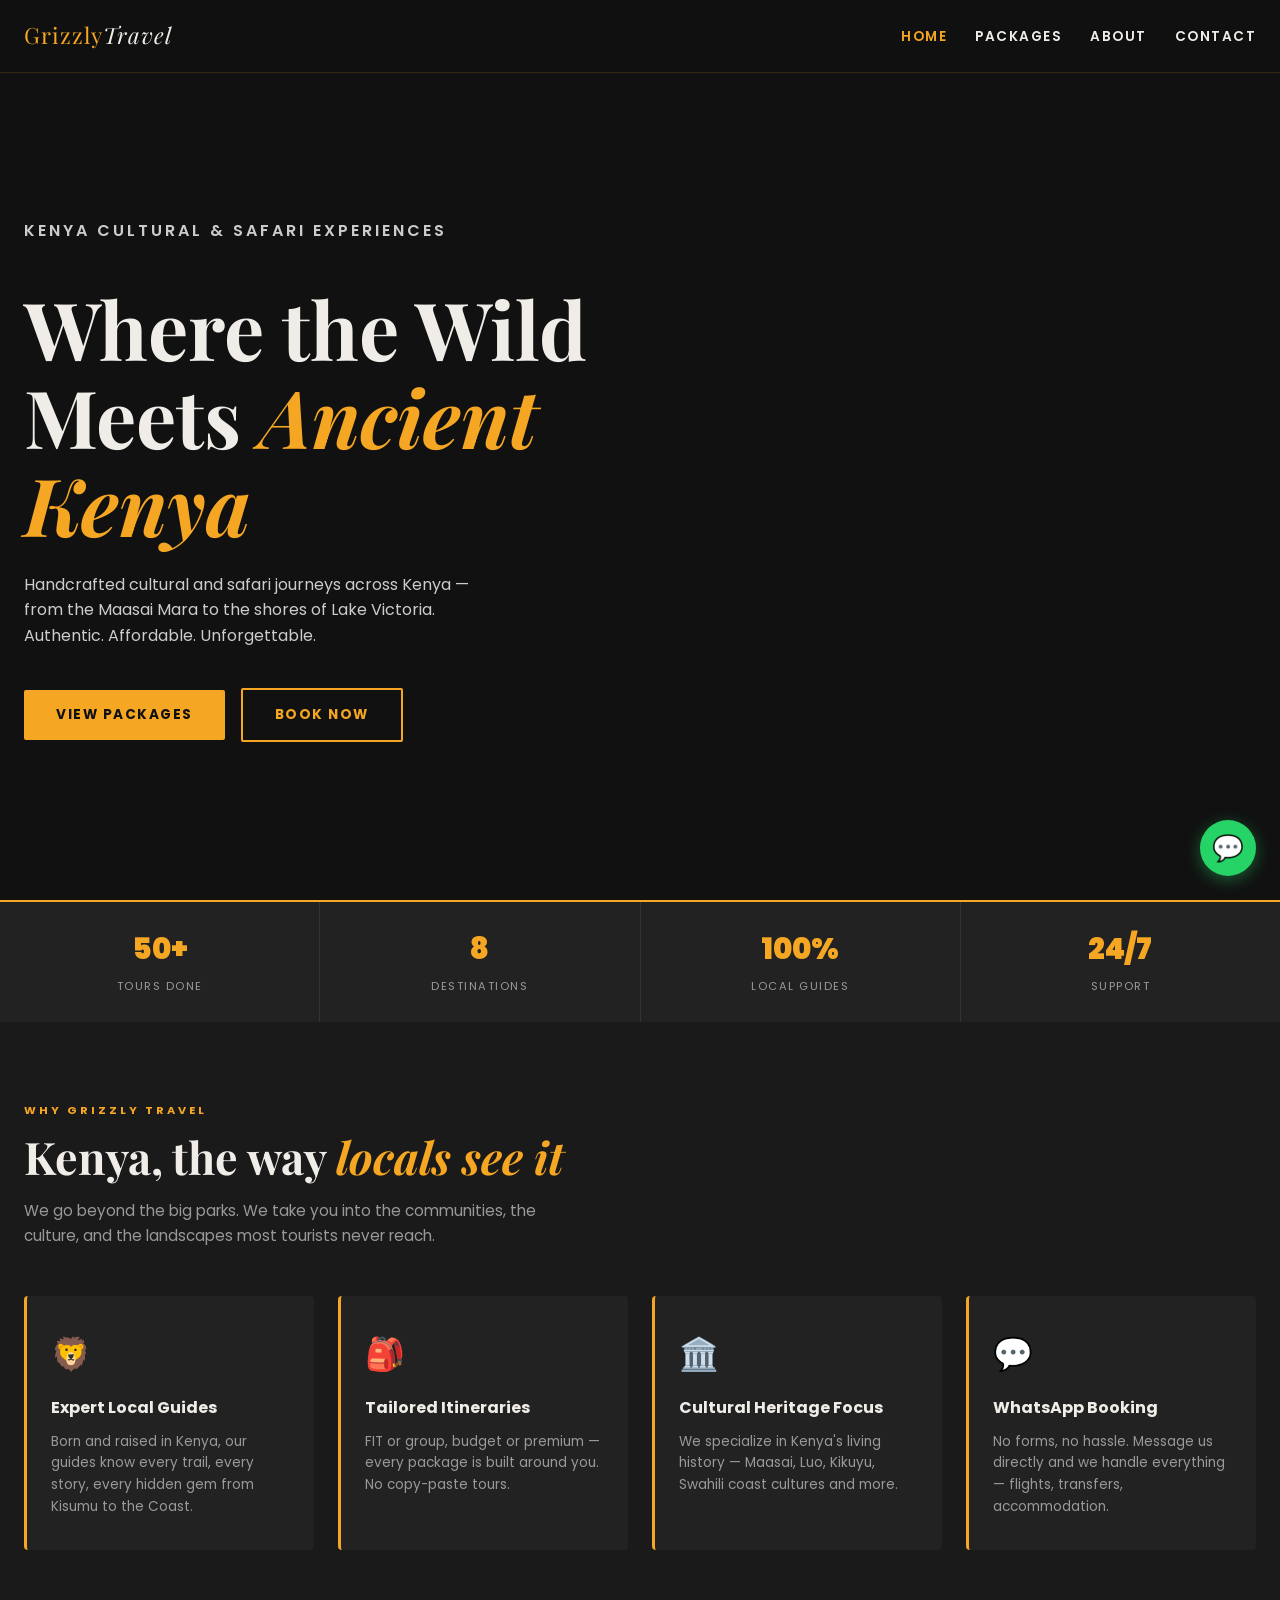
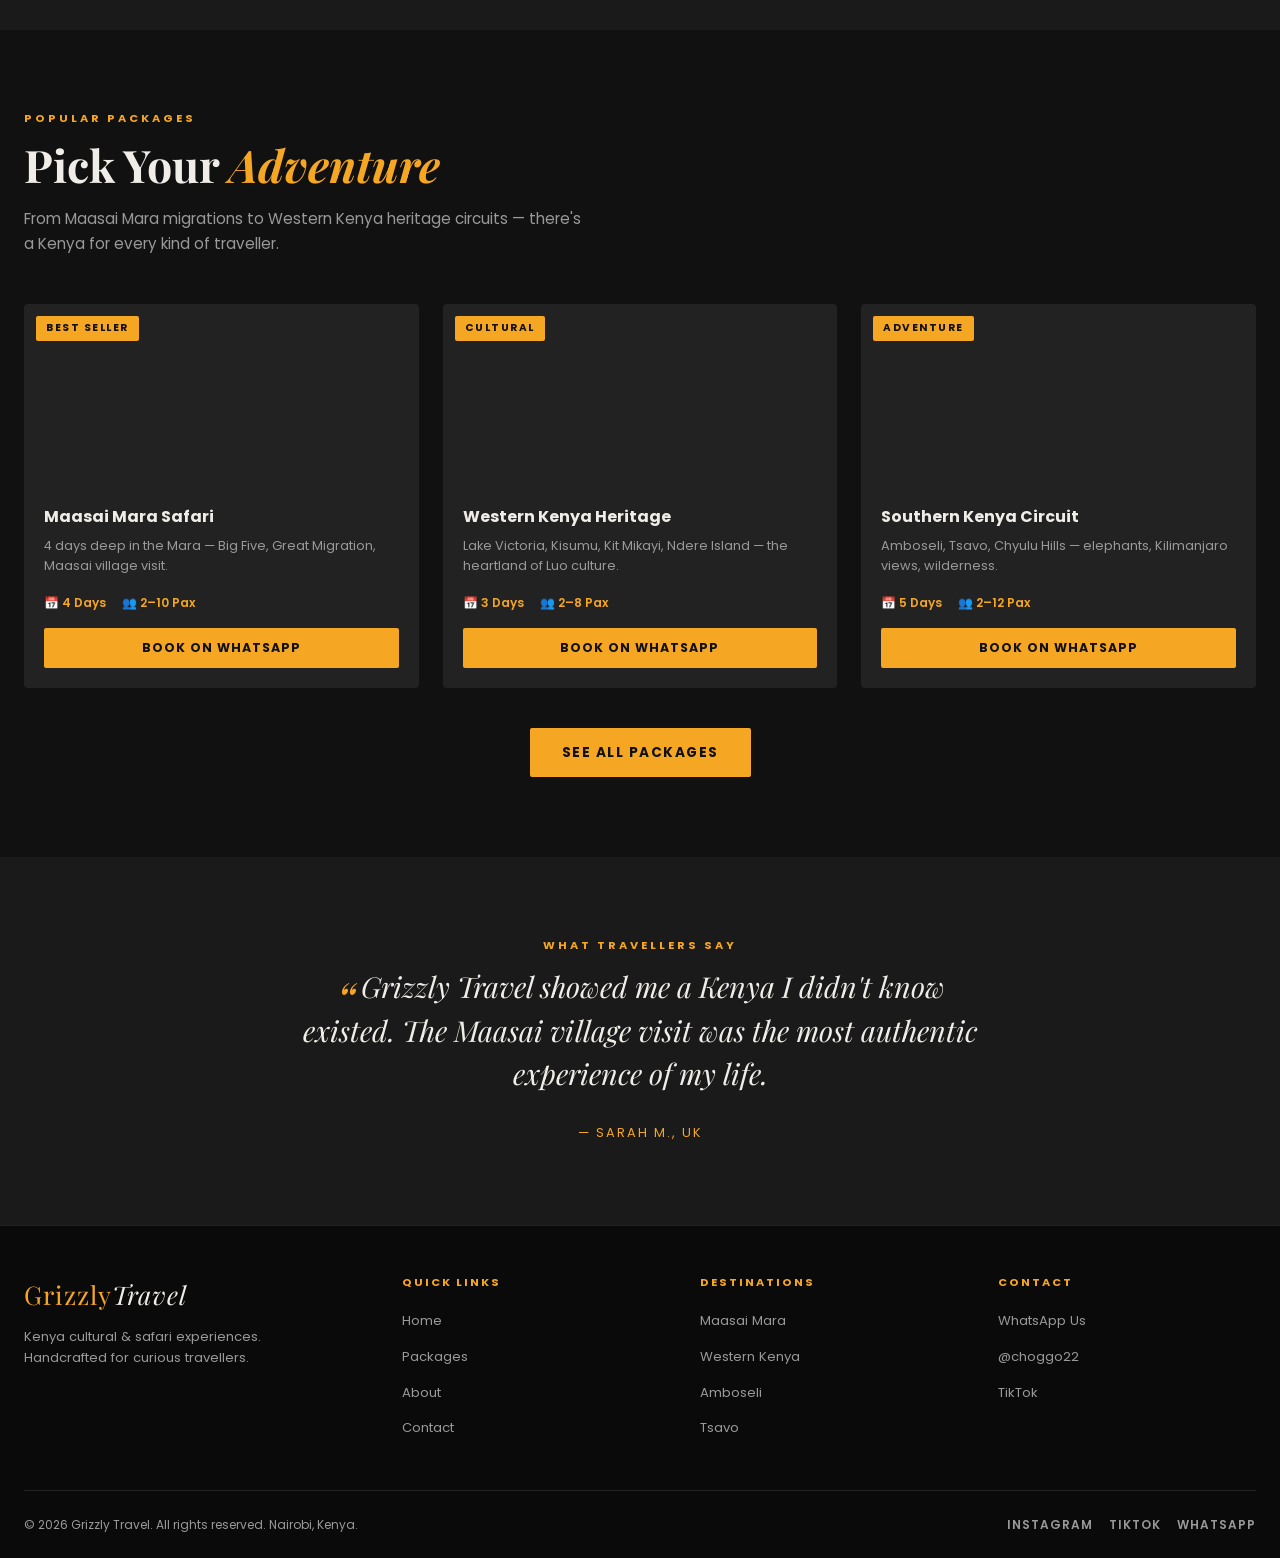
<file: index.html>
<!DOCTYPE html>
<html lang="en">
<head>
  <meta charset="UTF-8" />
  <meta name="viewport" content="width=device-width, initial-scale=1.0"/>
  <title>Grizzly Travel | Kenya Cultural & Safari Experiences</title>
  <link rel="manifest" href="manifest.json">
<link rel="icon" href="icon.png">
<link rel="apple-touch-icon" href="icon.png">
<meta name="theme-color" content="#0a0a0a">
  <link href="https://fonts.googleapis.com/css2?family=Poppins:wght@300;400;600;700;900&family=Playfair+Display:ital,wght@0,700;1,400&display=swap" rel="stylesheet"/>
  <style>
    *, *::before, *::after { box-sizing: border-box; margin: 0; padding: 0; }

    :root {
      --black: #111111;
      --dark: #1a1a1a;
      --card: #222222;
      --gold: #f5a623;
      --gold-dark: #c8841a;
      --white: #f0ede8;
      --grey: #999;
    }

    html { scroll-behavior: smooth; }

    body {
      background: var(--black);
      color: var(--white);
      font-family: 'Poppins', sans-serif;
      line-height: 1.6;
    }

    /* NAV */
    nav {
      position: fixed; top: 0; left: 0; right: 0;
      z-index: 100;
      display: flex; align-items: center; justify-content: space-between;
      padding: 18px 24px;
      background: rgba(17,17,17,0.92);
      backdrop-filter: blur(8px);
      border-bottom: 1px solid rgba(245,166,35,0.15);
    }

    .nav-logo {
      font-family: 'Playfair Display', serif;
      font-size: 1.4rem;
      color: var(--gold);
      text-decoration: none;
      letter-spacing: 1px;
    }

    .nav-logo span { color: var(--white); font-style: italic; }

    .nav-links { display: flex; gap: 28px; list-style: none; }

    .nav-links a {
      color: var(--white);
      text-decoration: none;
      font-size: 0.85rem;
      font-weight: 600;
      letter-spacing: 1.5px;
      text-transform: uppercase;
      transition: color 0.2s;
    }

    .nav-links a:hover, .nav-links a.active { color: var(--gold); }

    /* HERO */
    .hero {
      min-height: 100vh;
      display: flex; flex-direction: column;
      justify-content: center; align-items: flex-start;
      padding: 120px 24px 60px;
      background:
        linear-gradient(to bottom, rgba(17,17,17,0.6) 0%, rgba(17,17,17,0.85) 100%),
        url('https://images.unsplash.com/photo-1547471080-7cc2caa01a7e?w=1400&q=80') center/cover no-repeat;
      position: relative;
    }

    .hero-eyebrow {
      font-size: 0.75rem;
      font-weight: 600;
      letter-spacing: 3px;
      text-transform: uppercase;
      color: var(--gold);
      margin-bottom: 16px;
    }

    .hero h1 {
      font-family: 'Playfair Display', serif;
      font-size: clamp(2.4rem, 8vw, 5rem);
      line-height: 1.1;
      max-width: 700px;
      margin-bottom: 24px;
    }

    .hero h1 em {
      font-style: italic;
      color: var(--gold);
    }

    .hero p {
      font-size: 1rem;
      color: #ccc;
      max-width: 480px;
      margin-bottom: 40px;
    }

    .btn {
      display: inline-block;
      padding: 14px 32px;
      background: var(--gold);
      color: var(--black);
      font-weight: 700;
      font-size: 0.85rem;
      letter-spacing: 1.5px;
      text-transform: uppercase;
      text-decoration: none;
      border-radius: 2px;
      transition: background 0.2s, transform 0.2s;
    }

    .btn:hover { background: var(--gold-dark); transform: translateY(-2px); }

    .btn-outline {
      background: transparent;
      border: 2px solid var(--gold);
      color: var(--gold);
      margin-left: 12px;
    }

    .btn-outline:hover { background: var(--gold); color: var(--black); }

    /* STATS BAR */
    .stats {
      display: flex; gap: 0;
      background: var(--card);
      border-top: 2px solid var(--gold);
    }

    .stat {
      flex: 1;
      padding: 24px 16px;
      text-align: center;
      border-right: 1px solid #333;
    }

    .stat:last-child { border-right: none; }

    .stat-num {
      font-size: 1.8rem;
      font-weight: 900;
      color: var(--gold);
      display: block;
    }

    .stat-label {
      font-size: 0.7rem;
      letter-spacing: 1.5px;
      text-transform: uppercase;
      color: var(--grey);
    }

    /* SECTIONS */
    section { padding: 80px 24px; }

    .section-eyebrow {
      font-size: 0.7rem;
      font-weight: 700;
      letter-spacing: 3px;
      text-transform: uppercase;
      color: var(--gold);
      margin-bottom: 10px;
    }

    .section-title {
      font-family: 'Playfair Display', serif;
      font-size: clamp(1.8rem, 5vw, 2.8rem);
      line-height: 1.2;
      margin-bottom: 16px;
    }

    .section-title em { font-style: italic; color: var(--gold); }

    .section-sub {
      color: var(--grey);
      font-size: 0.95rem;
      max-width: 560px;
      margin-bottom: 48px;
    }

    /* WHY US */
    .why { background: var(--dark); }

    .features-grid {
      display: grid;
      grid-template-columns: repeat(auto-fit, minmax(240px, 1fr));
      gap: 24px;
    }

    .feature-card {
      background: var(--card);
      padding: 32px 24px;
      border-radius: 4px;
      border-left: 3px solid var(--gold);
      transition: transform 0.2s;
    }

    .feature-card:hover { transform: translateY(-4px); }

    .feature-icon {
      font-size: 2rem;
      margin-bottom: 16px;
      display: block;
    }

    .feature-card h3 {
      font-size: 1rem;
      font-weight: 700;
      margin-bottom: 10px;
      color: var(--white);
    }

    .feature-card p { font-size: 0.85rem; color: var(--grey); }

    /* PACKAGES PREVIEW */
    .packages-section { background: var(--black); }

    .packages-grid {
      display: grid;
      grid-template-columns: repeat(auto-fit, minmax(280px, 1fr));
      gap: 24px;
      margin-bottom: 40px;
    }

    .pkg-card {
      background: var(--card);
      border-radius: 4px;
      overflow: hidden;
      transition: transform 0.2s;
    }

    .pkg-card:hover { transform: translateY(-4px); }

    .pkg-img {
      height: 180px;
      background-size: cover;
      background-position: center;
      position: relative;
    }

    .pkg-badge {
      position: absolute; top: 12px; left: 12px;
      background: var(--gold);
      color: var(--black);
      font-size: 0.65rem;
      font-weight: 700;
      letter-spacing: 1.5px;
      text-transform: uppercase;
      padding: 4px 10px;
      border-radius: 2px;
    }

    .pkg-body { padding: 20px; }

    .pkg-body h3 {
      font-size: 1rem;
      font-weight: 700;
      margin-bottom: 6px;
    }

    .pkg-body p { font-size: 0.8rem; color: var(--grey); margin-bottom: 16px; }

    .pkg-meta {
      display: flex; gap: 16px;
      font-size: 0.75rem;
      color: var(--gold);
      font-weight: 600;
      margin-bottom: 16px;
    }

    .pkg-cta {
      display: block;
      text-align: center;
      padding: 10px;
      background: var(--gold);
      color: var(--black);
      font-weight: 700;
      font-size: 0.78rem;
      letter-spacing: 1px;
      text-transform: uppercase;
      text-decoration: none;
      border-radius: 2px;
      transition: background 0.2s;
    }

    .pkg-cta:hover { background: var(--gold-dark); }

    .center { text-align: center; }

    /* TESTIMONIAL */
    .testimonial-section {
      background: var(--dark);
      text-align: center;
    }

    blockquote {
      font-family: 'Playfair Display', serif;
      font-size: clamp(1.2rem, 3.5vw, 1.8rem);
      font-style: italic;
      color: var(--white);
      max-width: 700px;
      margin: 0 auto 24px;
      line-height: 1.5;
    }

    blockquote::before { content: '\201C'; color: var(--gold); font-size: 3rem; line-height: 0; vertical-align: -0.4em; margin-right: 6px; }

    cite {
      font-style: normal;
      font-size: 0.8rem;
      letter-spacing: 2px;
      text-transform: uppercase;
      color: var(--gold);
    }

    /* FOOTER */
    footer {
      background: #0a0a0a;
      padding: 48px 24px 24px;
      border-top: 1px solid #222;
    }

    .footer-top {
      display: flex;
      flex-wrap: wrap;
      gap: 40px;
      margin-bottom: 40px;
    }

    .footer-brand { flex: 1 1 220px; }

    .footer-brand .nav-logo { display: block; margin-bottom: 12px; font-size: 1.6rem; }

    .footer-brand p { font-size: 0.82rem; color: var(--grey); max-width: 260px; }

    .footer-col { flex: 1 1 140px; }

    .footer-col h4 {
      font-size: 0.7rem;
      font-weight: 700;
      letter-spacing: 2px;
      text-transform: uppercase;
      color: var(--gold);
      margin-bottom: 16px;
    }

    .footer-col ul { list-style: none; }

    .footer-col li { margin-bottom: 10px; }

    .footer-col a {
      color: var(--grey);
      text-decoration: none;
      font-size: 0.82rem;
      transition: color 0.2s;
    }

    .footer-col a:hover { color: var(--gold); }

    .footer-bottom {
      border-top: 1px solid #222;
      padding-top: 24px;
      display: flex;
      flex-wrap: wrap;
      gap: 12px;
      justify-content: space-between;
      align-items: center;
    }

    .footer-bottom p { font-size: 0.75rem; color: var(--grey); }

    .social-links { display: flex; gap: 16px; }

    .social-links a {
      color: var(--grey);
      font-size: 0.75rem;
      text-decoration: none;
      letter-spacing: 1px;
      text-transform: uppercase;
      font-weight: 600;
      transition: color 0.2s;
    }

    .social-links a:hover { color: var(--gold); }

    /* WHATSAPP FLOAT */
    .wa-float {
      position: fixed;
      bottom: 24px; right: 24px;
      z-index: 200;
      background: #25d366;
      color: white;
      width: 56px; height: 56px;
      border-radius: 50%;
      display: flex; align-items: center; justify-content: center;
      font-size: 1.6rem;
      text-decoration: none;
      box-shadow: 0 4px 16px rgba(37,211,102,0.4);
      transition: transform 0.2s;
    }

    .wa-float:hover { transform: scale(1.1); }

    @media (max-width: 600px) {
      .nav-links { gap: 16px; }
      .nav-links a { font-size: 0.75rem; }
      .btn-outline { display: none; }
      .stats { flex-wrap: wrap; }
      .stat { min-width: 50%; }
    }
  </style>
</head>
<body>

  <!-- NAV -->
  <nav>
    <a class="nav-logo" href="index.html">Grizzly<span>Travel</span></a>
    <ul class="nav-links">
      <li><a href="index.html" class="active">Home</a></li>
      <li><a href="packages.html">Packages</a></li>
      <li><a href="about.html">About</a></li>
      <li><a href="contact.html">Contact</a></li>
    </ul>
  </nav>

  <!-- HERO -->
  <section class="hero">
    <p class="hero-eyebrow">Kenya Cultural & Safari Experiences</p>
    <h1>Where the Wild Meets <em>Ancient Kenya</em></h1>
    <p>Handcrafted cultural and safari journeys across Kenya — from the Maasai Mara to the shores of Lake Victoria. Authentic. Affordable. Unforgettable.</p>
    <div>
      <a href="packages.html" class="btn">View Packages</a>
      <a href="contact.html" class="btn btn-outline">Book Now</a>
    </div>
  </section>

  <!-- STATS -->
  <div class="stats">
    <div class="stat">
      <span class="stat-num">50+</span>
      <span class="stat-label">Tours Done</span>
    </div>
    <div class="stat">
      <span class="stat-num">8</span>
      <span class="stat-label">Destinations</span>
    </div>
    <div class="stat">
      <span class="stat-num">100%</span>
      <span class="stat-label">Local Guides</span>
    </div>
    <div class="stat">
      <span class="stat-num">24/7</span>
      <span class="stat-label">Support</span>
    </div>
  </div>

  <!-- WHY US -->
  <section class="why">
    <p class="section-eyebrow">Why Grizzly Travel</p>
    <h2 class="section-title">Kenya, the way <em>locals see it</em></h2>
    <p class="section-sub">We go beyond the big parks. We take you into the communities, the culture, and the landscapes most tourists never reach.</p>
    <div class="features-grid">
      <div class="feature-card">
        <span class="feature-icon">🦁</span>
        <h3>Expert Local Guides</h3>
        <p>Born and raised in Kenya, our guides know every trail, every story, every hidden gem from Kisumu to the Coast.</p>
      </div>
      <div class="feature-card">
        <span class="feature-icon">🎒</span>
        <h3>Tailored Itineraries</h3>
        <p>FIT or group, budget or premium — every package is built around you. No copy-paste tours.</p>
      </div>
      <div class="feature-card">
        <span class="feature-icon">🏛️</span>
        <h3>Cultural Heritage Focus</h3>
        <p>We specialize in Kenya's living history — Maasai, Luo, Kikuyu, Swahili coast cultures and more.</p>
      </div>
      <div class="feature-card">
        <span class="feature-icon">💬</span>
        <h3>WhatsApp Booking</h3>
        <p>No forms, no hassle. Message us directly and we handle everything — flights, transfers, accommodation.</p>
      </div>
    </div>
  </section>

  <!-- PACKAGES PREVIEW -->
  <section class="packages-section">
    <p class="section-eyebrow">Popular Packages</p>
    <h2 class="section-title">Pick Your <em>Adventure</em></h2>
    <p class="section-sub">From Maasai Mara migrations to Western Kenya heritage circuits — there's a Kenya for every kind of traveller.</p>
    <div class="packages-grid">
      <div class="pkg-card">
        <div class="pkg-img" style="background-image:url('https://images.unsplash.com/photo-1516426122078-c23e76319801?w=600&q=80')">
          <span class="pkg-badge">Best Seller</span>
        </div>
        <div class="pkg-body">
          <h3>Maasai Mara Safari</h3>
          <p>4 days deep in the Mara — Big Five, Great Migration, Maasai village visit.</p>
          <div class="pkg-meta"><span>📅 4 Days</span><span>👥 2–10 Pax</span></div>
          <a href="https://wa.me/254746404366?text=Hi%20Grizzly%20Travel!%20I'm%20interested%20in%20the%20Maasai%20Mara%20Safari%20package." class="pkg-cta" target="_blank">Book on WhatsApp</a>
        </div>
      </div>
      <div class="pkg-card">
        <div class="pkg-img" style="background-image:url('https://images.unsplash.com/photo-1535941339077-2dd1c7963098?w=600&q=80')">
          <span class="pkg-badge">Cultural</span>
        </div>
        <div class="pkg-body">
          <h3>Western Kenya Heritage</h3>
          <p>Lake Victoria, Kisumu, Kit Mikayi, Ndere Island — the heartland of Luo culture.</p>
          <div class="pkg-meta"><span>📅 3 Days</span><span>👥 2–8 Pax</span></div>
          <a href="https://wa.me/254746404366?text=Hi%20Grizzly%20Travel!%20I'm%20interested%20in%20the%20Western%20Kenya%20Heritage%20package." class="pkg-cta" target="_blank">Book on WhatsApp</a>
        </div>
      </div>
      <div class="pkg-card">
        <div class="pkg-img" style="background-image:url('https://images.unsplash.com/photo-1611348586804-61bf6c080437?w=600&q=80')">
          <span class="pkg-badge">Adventure</span>
        </div>
        <div class="pkg-body">
          <h3>Southern Kenya Circuit</h3>
          <p>Amboseli, Tsavo, Chyulu Hills — elephants, Kilimanjaro views, wilderness.</p>
          <div class="pkg-meta"><span>📅 5 Days</span><span>👥 2–12 Pax</span></div>
          <a href="https://wa.me/254746404366?text=Hi%20Grizzly%20Travel!%20I'm%20interested%20in%20the%20Southern%20Kenya%20Circuit%20package." class="pkg-cta" target="_blank">Book on WhatsApp</a>
        </div>
      </div>
    </div>
    <div class="center">
      <a href="packages.html" class="btn">See All Packages</a>
    </div>
  </section>

  <!-- TESTIMONIAL -->
  <section class="testimonial-section">
    <p class="section-eyebrow">What Travellers Say</p>
    <blockquote>Grizzly Travel showed me a Kenya I didn't know existed. The Maasai village visit was the most authentic experience of my life.</blockquote>
    <cite>— Sarah M., UK</cite>
  </section>

  <!-- FOOTER -->
  <footer>
    <div class="footer-top">
      <div class="footer-brand">
        <a class="nav-logo" href="index.html">Grizzly<span>Travel</span></a>
        <p>Kenya cultural & safari experiences. Handcrafted for curious travellers.</p>
      </div>
      <div class="footer-col">
        <h4>Quick Links</h4>
        <ul>
          <li><a href="index.html">Home</a></li>
          <li><a href="packages.html">Packages</a></li>
          <li><a href="about.html">About</a></li>
          <li><a href="contact.html">Contact</a></li>
        </ul>
      </div>
      <div class="footer-col">
        <h4>Destinations</h4>
        <ul>
          <li><a href="packages.html">Maasai Mara</a></li>
          <li><a href="packages.html">Western Kenya</a></li>
          <li><a href="packages.html">Amboseli</a></li>
          <li><a href="packages.html">Tsavo</a></li>
        </ul>
      </div>
      <div class="footer-col">
        <h4>Contact</h4>
        <ul>
          <li><a href="https://wa.me/254746404366" target="_blank">WhatsApp Us</a></li>
          <li><a href="https://instagram.com/choggo22" target="_blank">@choggo22</a></li>
          <li><a href="https://tiktok.com/@choggo22" target="_blank">TikTok</a></li>
        </ul>
      </div>
    </div>
    <div class="footer-bottom">
      <p>© 2026 Grizzly Travel. All rights reserved. Nairobi, Kenya.</p>
      <div class="social-links">
        <a href="https://instagram.com/choggo22" target="_blank">Instagram</a>
        <a href="https://tiktok.com/@choggo22" target="_blank">TikTok</a>
        <a href="https://wa.me/254746404366" target="_blank">WhatsApp</a>
      </div>
    </div>
  </footer>

  <!-- WHATSAPP FLOAT -->
  <a class="wa-float" href="https://wa.me/254746404366?text=Hi%20Grizzly%20Travel!%20I'd%20like%20to%20book%20a%20tour." target="_blank" title="Chat on WhatsApp">💬</a>

</body>
</html>
</file>
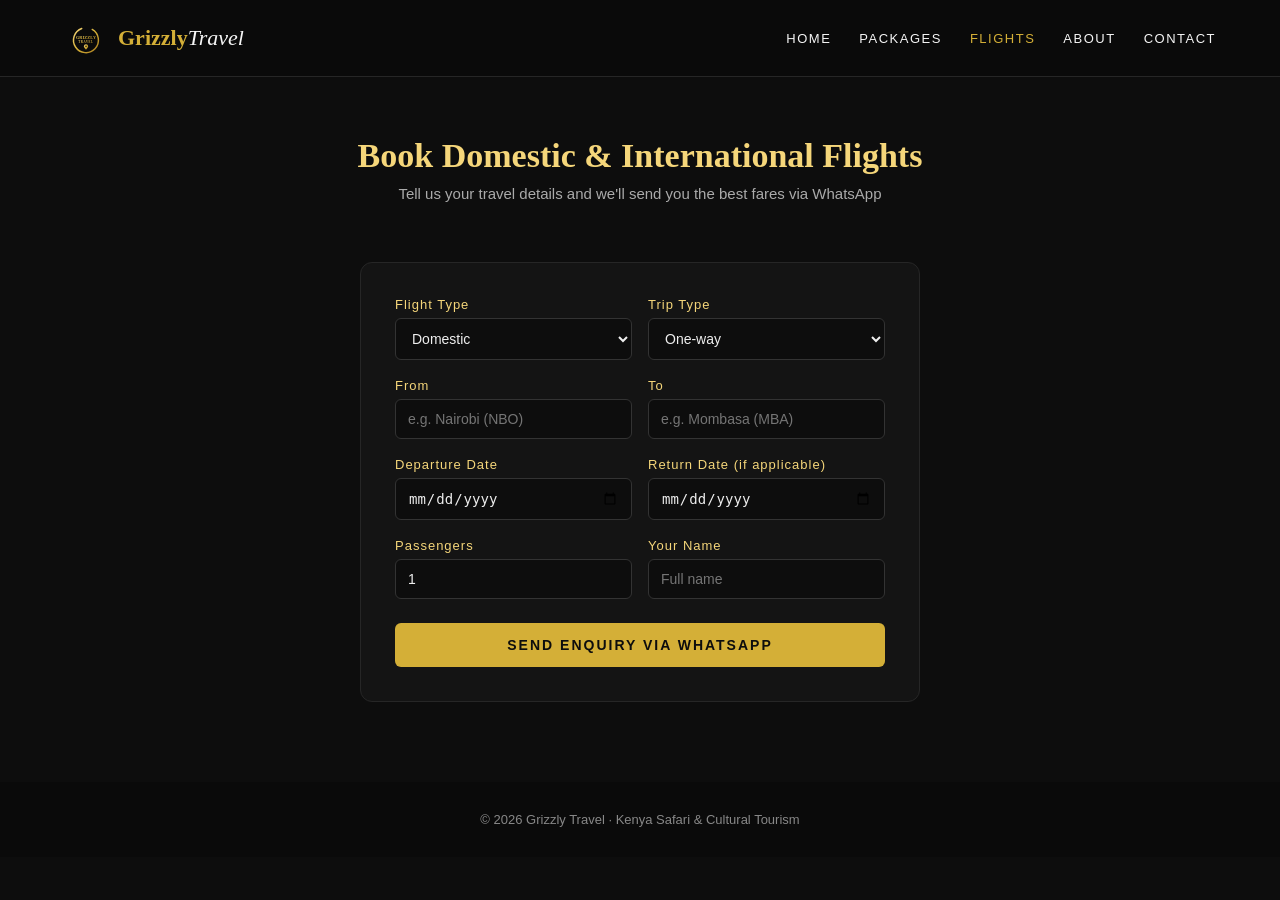
<file: flights.html>
<!DOCTYPE html>
<html lang="en">
<head>
<meta charset="UTF-8">
<meta name="viewport" content="width=device-width, initial-scale=1.0">
<title>Flights — Grizzly Travel</title>
<style>
  *{box-sizing:border-box; margin:0; padding:0;}
  body{ background:#0d0d0d; color:#eee; font-family: Arial, sans-serif; }

  /* ---- nav (matches nav-snippet.html) ---- */
  .gt-nav{
    display:flex; align-items:center; justify-content:space-between;
    padding: 16px 5%; background:#0a0a0a; border-bottom: 1px solid #262626;
  }
  .gt-brand{ display:flex; align-items:center; gap:10px; text-decoration:none; }
  .gt-brand img{ width:44px; height:44px; }
  .gt-brand-text{ font-size:22px; }
  .gt-brand-text .g{ color:#d4af37; font-weight:700; font-family: Georgia, serif; }
  .gt-brand-text .t{ color:#f5f5f5; font-style:italic; font-family: Georgia, serif; }
  .gt-links{ display:flex; gap:28px; }
  .gt-links a{
    color:#f5f5f5; text-decoration:none; font-size:13px;
    letter-spacing:1.5px; text-transform:uppercase;
  }
  .gt-links a.active, .gt-links a:hover{ color:#d4af37; }

  /* ---- page content ---- */
  .flights-hero{ padding: 60px 5% 20px; text-align:center; }
  .flights-hero h1{
    font-family: Georgia, serif; color:#f5d67a; font-size:34px; margin-bottom:10px;
  }
  .flights-hero p{ color:#aaa; font-size:15px; }

  .flight-form{
    max-width: 560px; margin: 40px auto 80px;
    background:#141414; border:1px solid #262626; border-radius:12px; padding:34px;
  }
  .row{ display:flex; gap:16px; flex-wrap:wrap; margin-bottom:18px; }
  .field{ flex:1; min-width:200px; }
  label{ display:block; font-size:13px; color:#f5d67a; margin-bottom:6px; letter-spacing:1px; }
  input, select{
    width:100%; padding:11px 12px; background:#0d0d0d; border:1px solid #333;
    border-radius:6px; color:#eee; font-size:14px;
  }
  input:focus, select:focus{ outline:none; border-color:#d4af37; }
  .submit-btn{
    width:100%; padding:14px; background:#d4af37; color:#0d0d0d; border:none;
    border-radius:6px; font-weight:700; letter-spacing:2px; font-size:14px;
    cursor:pointer; margin-top:6px; text-transform:uppercase;
  }
  .submit-btn:hover{ background:#f5d67a; }

  footer{ text-align:center; padding:30px 5%; background:#0a0a0a; color:#888; font-size:13px; }
</style>
</head>
<body>

<nav class="gt-nav">
  <a href="index.html" class="gt-brand">
    <img src="logo.svg" alt="Grizzly Travel logo">
    <span class="gt-brand-text"><span class="g">Grizzly</span><span class="t">Travel</span></span>
  </a>
  <div class="gt-links">
    <a href="index.html">Home</a>
    <a href="packages.html">Packages</a>
    <a href="flights.html" class="active">Flights</a>
    <a href="about.html">About</a>
    <a href="contact.html">Contact</a>
  </div>
</nav>

<div class="flights-hero">
  <h1>Book Domestic &amp; International Flights</h1>
  <p>Tell us your travel details and we'll send you the best fares via WhatsApp</p>
</div>

<form class="flight-form" id="flightForm">
  <div class="row">
    <div class="field">
      <label>Flight Type</label>
      <select id="flightType">
        <option value="Domestic">Domestic</option>
        <option value="International">International</option>
      </select>
    </div>
    <div class="field">
      <label>Trip Type</label>
      <select id="tripType">
        <option value="One-way">One-way</option>
        <option value="Round-trip">Round-trip</option>
      </select>
    </div>
  </div>

  <div class="row">
    <div class="field">
      <label>From</label>
      <input type="text" id="fromCity" placeholder="e.g. Nairobi (NBO)" required>
    </div>
    <div class="field">
      <label>To</label>
      <input type="text" id="toCity" placeholder="e.g. Mombasa (MBA)" required>
    </div>
  </div>

  <div class="row">
    <div class="field">
      <label>Departure Date</label>
      <input type="date" id="departDate" required>
    </div>
    <div class="field">
      <label>Return Date (if applicable)</label>
      <input type="date" id="returnDate">
    </div>
  </div>

  <div class="row">
    <div class="field">
      <label>Passengers</label>
      <input type="number" id="pax" min="1" value="1" required>
    </div>
    <div class="field">
      <label>Your Name</label>
      <input type="text" id="custName" placeholder="Full name" required>
    </div>
  </div>

  <button type="submit" class="submit-btn">Send Enquiry via WhatsApp</button>
</form>

<footer>&copy; 2026 Grizzly Travel &middot; Kenya Safari &amp; Cultural Tourism</footer>

<script>
  document.getElementById('flightForm').addEventListener('submit', function(e){
    e.preventDefault();
    const flightType = document.getElementById('flightType').value;
    const tripType = document.getElementById('tripType').value;
    const from = document.getElementById('fromCity').value;
    const to = document.getElementById('toCity').value;
    const depart = document.getElementById('departDate').value;
    const ret = document.getElementById('returnDate').value;
    const pax = document.getElementById('pax').value;
    const name = document.getElementById('custName').value;

    let msg = `Hello Grizzly Travel, I'd like to enquire about a flight booking:\n\n`;
    msg += `Name: ${name}\n`;
    msg += `Flight Type: ${flightType}\n`;
    msg += `Trip Type: ${tripType}\n`;
    msg += `From: ${from}\n`;
    msg += `To: ${to}\n`;
    msg += `Departure: ${depart}\n`;
    if(ret){ msg += `Return: ${ret}\n`; }
    msg += `Passengers: ${pax}`;

    const phone = "254XXXXXXXXX"; // <-- replace with your real WhatsApp number
    const url = `https://wa.me/${phone}?text=${encodeURIComponent(msg)}`;
    window.open(url, '_blank');
  });
</script>

</body>
</html>
</file>
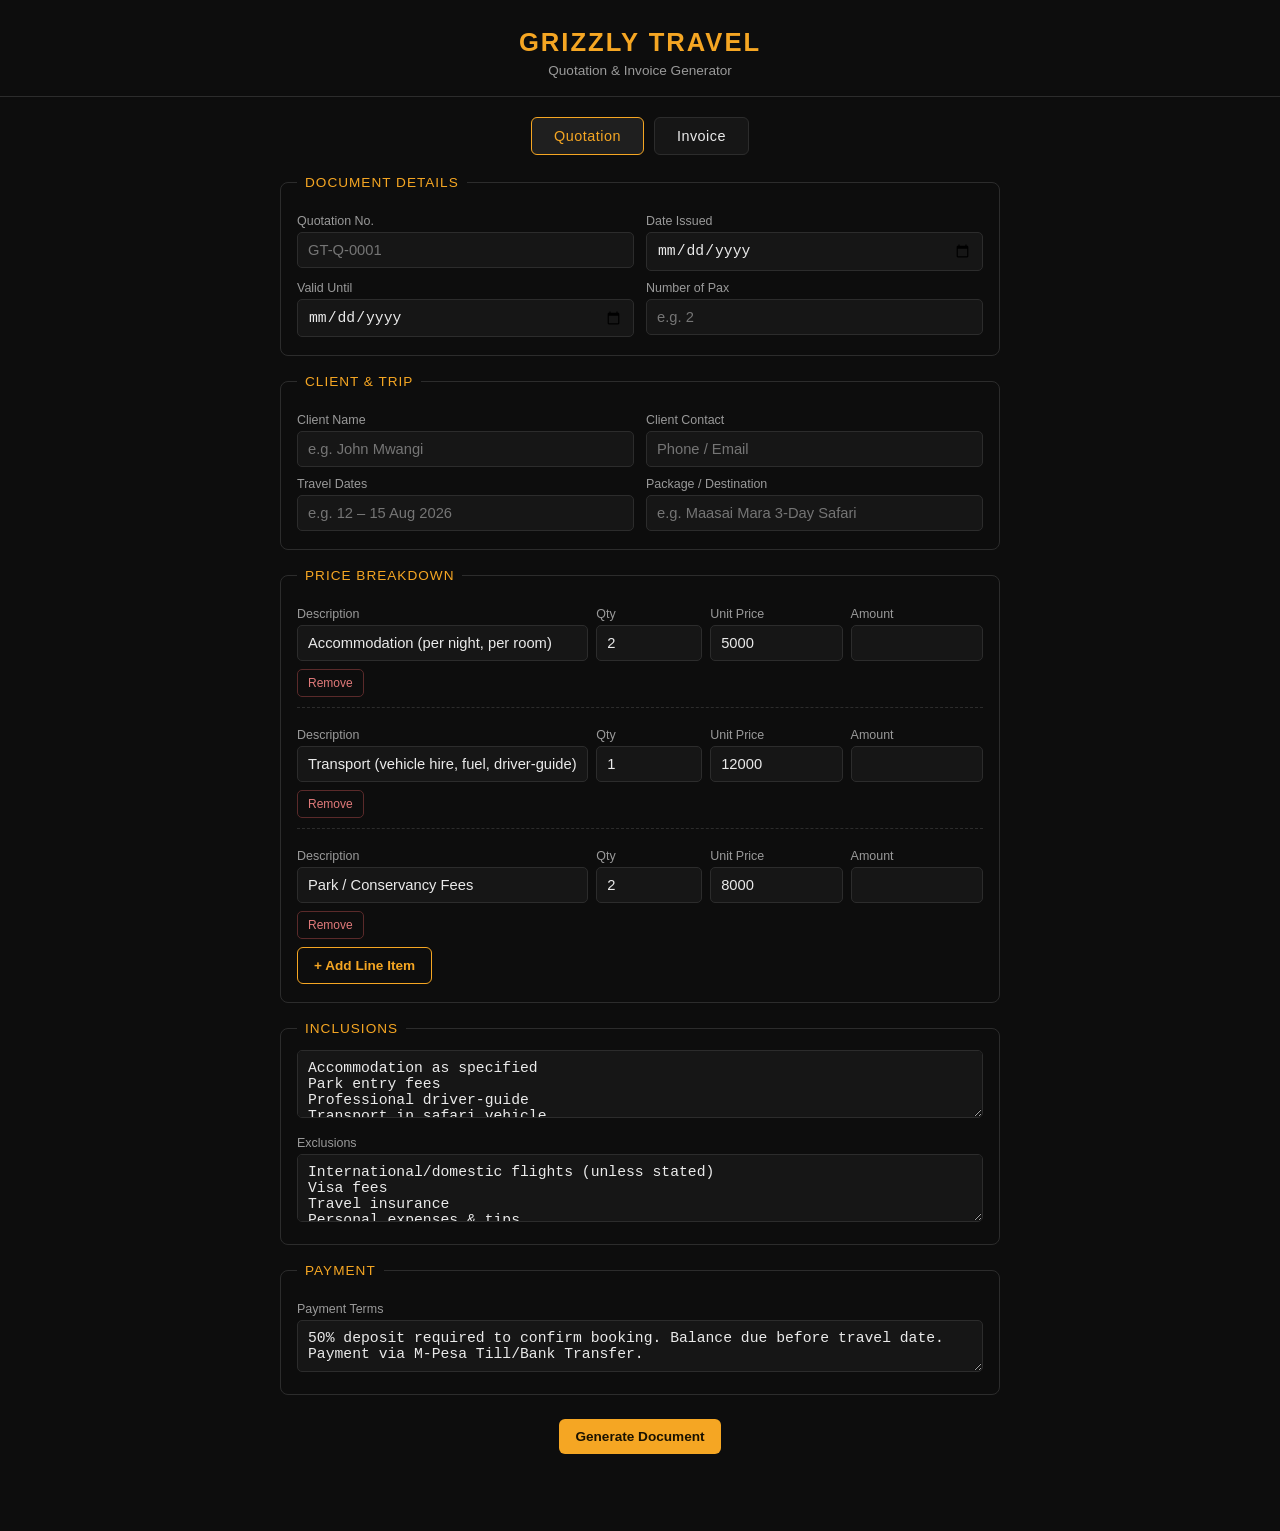
<file: quote-invoice.html>
<!DOCTYPE html>
<html lang="en">
<head>
<meta charset="UTF-8">
<meta name="viewport" content="width=device-width, initial-scale=1.0">
<title>Grizzly Travel — Quotation & Invoice Generator</title>
<style>
  :root{
    --gold:#f5a623;
    --gold-dim:#caa14d;
    --black:#0d0d0d;
    --panel:#161616;
    --panel-2:#1f1f1f;
    --line:#2c2c2c;
    --text:#eaeaea;
    --muted:#9a9a9a;
  }
  *{box-sizing:border-box;}
  body{
    margin:0;
    font-family:'Segoe UI',Arial,sans-serif;
    background:var(--black);
    color:var(--text);
  }
  header{
    padding:28px 20px 18px;
    text-align:center;
    border-bottom:1px solid var(--line);
  }
  header h1{
    margin:0;
    color:var(--gold);
    letter-spacing:2px;
    font-size:1.6rem;
  }
  header p{margin:6px 0 0;color:var(--muted);font-size:.85rem;}

  .tabs{display:flex;justify-content:center;gap:10px;margin:20px 0;}
  .tab-btn{
    background:var(--panel);
    border:1px solid var(--line);
    color:var(--text);
    padding:10px 22px;
    border-radius:6px;
    cursor:pointer;
    font-size:.9rem;
    letter-spacing:.5px;
  }
  .tab-btn.active{
    border-color:var(--gold);
    color:var(--gold);
    background:var(--panel-2);
  }

  .wrap{max-width:760px;margin:0 auto;padding:0 18px 60px;}

  fieldset{
    border:1px solid var(--line);
    border-radius:8px;
    margin-bottom:18px;
    padding:14px 16px 18px;
  }
  legend{
    color:var(--gold);
    padding:0 8px;
    font-size:.85rem;
    letter-spacing:1px;
    text-transform:uppercase;
  }
  label{
    display:block;
    font-size:.78rem;
    color:var(--muted);
    margin:10px 0 4px;
  }
  input, textarea{
    width:100%;
    background:var(--panel);
    border:1px solid var(--line);
    color:var(--text);
    padding:9px 10px;
    border-radius:5px;
    font-size:.92rem;
  }
  input:focus, textarea:focus{outline:1px solid var(--gold);}
  .row2{display:grid;grid-template-columns:1fr 1fr;gap:12px;}
  .row4{display:grid;grid-template-columns:2.2fr 0.8fr 1fr 1fr;gap:8px;}
  @media(max-width:560px){.row2{grid-template-columns:1fr;} .row4{grid-template-columns:1fr;}}

  .item-row{
    border-top:1px dashed var(--line);
    padding-top:10px;
    margin-top:10px;
  }
  .item-row:first-of-type{border-top:none;margin-top:0;padding-top:0;}
  .remove-btn{
    background:none;border:1px solid #5a2a2a;color:#e07a7a;
    border-radius:5px;padding:6px 10px;margin-top:8px;font-size:.75rem;cursor:pointer;
  }
  .add-btn, .gen-btn, .print-btn{
    background:var(--gold);
    color:#1a1200;
    border:none;
    padding:10px 16px;
    border-radius:6px;
    font-weight:600;
    cursor:pointer;
    font-size:.85rem;
  }
  .add-btn{background:transparent;border:1px solid var(--gold);color:var(--gold);margin-top:8px;}
  .actions{display:flex;gap:12px;justify-content:center;margin:24px 0 8px;flex-wrap:wrap;}

  /* PREVIEW / PRINTABLE DOC */
  #preview{
    display:none;
    background:#fff;
    color:#111;
    max-width:760px;
    margin:30px auto;
    padding:40px;
    border-radius:4px;
  }
  #preview.show{display:block;}
  .doc-brand{color:var(--gold-dim);font-size:1.7rem;font-weight:800;margin:0;letter-spacing:1px;}
  .doc-sub{color:#555;font-size:.78rem;margin:4px 0 0;font-style:italic;}
  .doc-contact{color:#555;font-size:.72rem;margin:4px 0 14px;border-bottom:3px solid var(--gold);padding-bottom:14px;}
  .doc-title{font-size:1.3rem;font-weight:800;margin:14px 0 12px;}
  table.meta{width:100%;border-collapse:collapse;margin-bottom:18px;font-size:.85rem;}
  table.meta td{border:1px solid #ddd;padding:7px 10px;}
  table.meta td.lbl{background:#f5f5f5;font-weight:700;width:35%;}
  .doc-h2{
    font-size:.95rem;font-weight:800;margin:22px 0 8px;
    border-bottom:2px solid var(--gold);padding-bottom:4px;
  }
  table.items{width:100%;border-collapse:collapse;font-size:.82rem;}
  table.items th{background:#111;color:#fff;padding:8px 9px;text-align:left;}
  table.items td{border:1px solid #ddd;padding:7px 9px;}
  table.items td.num{text-align:right;}
  table.items tr.total td{background:#f5f5f5;font-weight:800;}
  .total-amt{color:var(--gold-dim);}
  ul.doc-list{font-size:.82rem;padding-left:18px;margin:6px 0;}
  ul.doc-list li{margin-bottom:4px;}
  .doc-footer{margin-top:26px;font-size:.82rem;color:#555;}
  .doc-footer .sign{color:var(--gold-dim);font-weight:800;margin-top:4px;}

  @media print{
    body *{visibility:hidden;}
    #preview, #preview *{visibility:visible;}
    #preview{position:absolute;top:0;left:0;width:100%;margin:0;padding:20px;}
    .no-print{display:none !important;}
  }
</style>
</head>
<body>

<header>
  <h1>GRIZZLY TRAVEL</h1>
  <p>Quotation & Invoice Generator</p>
</header>

<div class="tabs no-print">
  <button class="tab-btn active" id="tabQuote" onclick="setMode('quotation')">Quotation</button>
  <button class="tab-btn" id="tabInvoice" onclick="setMode('invoice')">Invoice</button>
</div>

<div class="wrap no-print">

  <fieldset>
    <legend>Document Details</legend>
    <div class="row2">
      <div>
        <label id="lblDocNo">Quotation No.</label>
        <input id="docNo" placeholder="GT-Q-0001">
      </div>
      <div>
        <label>Date Issued</label>
        <input id="dateIssued" type="date">
      </div>
    </div>
    <div class="row2">
      <div>
        <label id="lblDate2">Valid Until</label>
        <input id="date2" type="date">
      </div>
      <div>
        <label>Number of Pax</label>
        <input id="pax" placeholder="e.g. 2">
      </div>
    </div>
  </fieldset>

  <fieldset>
    <legend>Client & Trip</legend>
    <div class="row2">
      <div>
        <label>Client Name</label>
        <input id="clientName" placeholder="e.g. John Mwangi">
      </div>
      <div>
        <label>Client Contact</label>
        <input id="clientContact" placeholder="Phone / Email">
      </div>
    </div>
    <div class="row2">
      <div>
        <label>Travel Dates</label>
        <input id="travelDates" placeholder="e.g. 12 – 15 Aug 2026">
      </div>
      <div>
        <label>Package / Destination</label>
        <input id="packageName" placeholder="e.g. Maasai Mara 3-Day Safari">
      </div>
    </div>
  </fieldset>

  <fieldset>
    <legend>Price Breakdown</legend>
    <div id="itemsContainer"></div>
    <button class="add-btn" onclick="addItem()">+ Add Line Item</button>
  </fieldset>

  <fieldset id="inclusionsBlock">
    <legend>Inclusions</legend>
    <textarea id="inclusions" rows="3">Accommodation as specified
Park entry fees
Professional driver-guide
Transport in safari vehicle
Meals as per itinerary</textarea>
    <label style="margin-top:14px;">Exclusions</label>
    <textarea id="exclusions" rows="3">International/domestic flights (unless stated)
Visa fees
Travel insurance
Personal expenses & tips</textarea>
  </fieldset>

  <fieldset id="paymentBlock">
    <legend>Payment</legend>
    <label id="lblPaymentNote">Payment Terms</label>
    <textarea id="paymentNote" rows="2">50% deposit required to confirm booking. Balance due before travel date. Payment via M-Pesa Till/Bank Transfer.</textarea>
    <div class="row2" id="invoiceOnlyFields" style="display:none;">
      <div>
        <label>Deposit Paid (KES)</label>
        <input id="depositPaid" placeholder="e.g. 15,000 — 02 Jul 2026">
      </div>
      <div>
        <label>Balance Due Date</label>
        <input id="balanceDueDate" type="date">
      </div>
    </div>
  </fieldset>

  <div class="actions">
    <button class="gen-btn" onclick="generate()">Generate Document</button>
  </div>
</div>

<div class="actions no-print" id="printRow" style="display:none;">
  <button class="print-btn" onclick="window.print()">Download / Print PDF</button>
  <button class="add-btn" onclick="document.getElementById('preview').classList.remove('show'); document.getElementById('printRow').style.display='none';">Back to Edit</button>
</div>

<div id="preview"></div>

<script>
let mode = 'quotation';
let itemCount = 0;

function setMode(m){
  mode = m;
  document.getElementById('tabQuote').classList.toggle('active', m==='quotation');
  document.getElementById('tabInvoice').classList.toggle('active', m==='invoice');
  document.getElementById('lblDocNo').textContent = m==='quotation' ? 'Quotation No.' : 'Invoice No.';
  document.getElementById('docNo').placeholder = m==='quotation' ? 'GT-Q-0001' : 'GT-INV-0001';
  document.getElementById('lblDate2').textContent = m==='quotation' ? 'Valid Until' : 'Due Date';
  document.getElementById('inclusionsBlock').style.display = m==='quotation' ? 'block' : 'none';
  document.getElementById('lblPaymentNote').textContent = m==='quotation' ? 'Payment Terms' : 'Payment Instructions';
  document.getElementById('invoiceOnlyFields').style.display = m==='invoice' ? 'grid' : 'none';
}

function addItem(desc, qty, unit){
  itemCount++;
  const id = 'item'+itemCount;
  const div = document.createElement('div');
  div.className = 'item-row';
  div.id = id;
  div.innerHTML = `
    <div class="row4">
      <div><label>Description</label><input class="it-desc" value="${desc||''}" placeholder="e.g. Accommodation (2 nights)"></div>
      <div><label>Qty</label><input class="it-qty" value="${qty||''}" placeholder="2"></div>
      <div><label>Unit Price</label><input class="it-unit" type="number" value="${unit||''}" placeholder="5000"></div>
      <div><label>Amount</label><input class="it-amount" readonly></div>
    </div>
    <button class="remove-btn" onclick="document.getElementById('${id}').remove()">Remove</button>
  `;
  document.getElementById('itemsContainer').appendChild(div);
  div.querySelector('.it-qty').addEventListener('input', () => updateAmount(div));
  div.querySelector('.it-unit').addEventListener('input', () => updateAmount(div));
}

function updateAmount(div){
  const qty = parseFloat(div.querySelector('.it-qty').value) || 0;
  const unit = parseFloat(div.querySelector('.it-unit').value) || 0;
  div.querySelector('.it-amount').value = (qty*unit) ? (qty*unit).toLocaleString() : '';
}

addItem('Accommodation (per night, per room)', '2', '5000');
addItem('Transport (vehicle hire, fuel, driver-guide)', '1', '12000');
addItem('Park / Conservancy Fees', '2', '8000');

function fmtDate(val){
  if(!val) return '[Date]';
  const d = new Date(val+'T00:00:00');
  return d.toLocaleDateString('en-GB', { day:'2-digit', month:'short', year:'numeric' });
}

function generate(){
  const docNo = document.getElementById('docNo').value || (mode==='quotation' ? 'GT-Q-0001' : 'GT-INV-0001');
  const dateIssued = fmtDate(document.getElementById('dateIssued').value);
  const date2 = fmtDate(document.getElementById('date2').value);
  const pax = document.getElementById('pax').value || '[Number]';
  const clientName = document.getElementById('clientName').value || '[Client Name]';
  const clientContact = document.getElementById('clientContact').value || '[Phone / Email]';
  const travelDates = document.getElementById('travelDates').value || '[Travel Dates]';
  const packageName = document.getElementById('packageName').value || '[Package Name]';

  const rows = [...document.querySelectorAll('.item-row')].map(div => {
    const desc = div.querySelector('.it-desc').value || '[Item]';
    const qty = div.querySelector('.it-qty').value || '-';
    const unit = parseFloat(div.querySelector('.it-unit').value) || 0;
    const amount = (parseFloat(div.querySelector('.it-qty').value)||0) * unit;
    return { desc, qty, unit, amount };
  });
  const total = rows.reduce((s,r)=>s+r.amount,0);

  let itemsHtml = rows.map(r => `
    <tr>
      <td>${r.desc}</td>
      <td class="num">${r.qty}</td>
      <td class="num">${r.unit.toLocaleString()}</td>
      <td class="num">${r.amount.toLocaleString()}</td>
    </tr>
  `).join('');

  let html = `
    <p class="doc-brand">GRIZZLY TRAVEL</p>
    <p class="doc-sub">Tour & Travel Services | Nairobi, Kenya</p>
    <p class="doc-contact">@choggo22 (Instagram & TikTok) &nbsp;|&nbsp; info@grizzlytravel.co.ke &nbsp;|&nbsp; +254 XXX XXX XXX</p>
    <p class="doc-title">${mode==='quotation' ? 'QUOTATION' : 'INVOICE'}</p>
    <table class="meta">
      <tr><td class="lbl">${mode==='quotation' ? 'Quotation No.' : 'Invoice No.'}</td><td>${docNo}</td></tr>
      <tr><td class="lbl">Date Issued</td><td>${dateIssued}</td></tr>
      <tr><td class="lbl">${mode==='quotation' ? 'Valid Until' : 'Due Date'}</td><td>${date2}</td></tr>
      <tr><td class="lbl">${mode==='quotation' ? 'Client Name' : 'Bill To'}</td><td>${clientName}</td></tr>
      <tr><td class="lbl">Client Contact</td><td>${clientContact}</td></tr>
      <tr><td class="lbl">Travel Dates</td><td>${travelDates}</td></tr>
      <tr><td class="lbl">Package / Destination</td><td>${packageName}</td></tr>
      ${mode==='quotation' ? `<tr><td class="lbl">Number of Pax</td><td>${pax}</td></tr>` : ''}
    </table>

    <div class="doc-h2">${mode==='quotation' ? 'Price Breakdown' : 'Itemized Charges'}</div>
    <table class="items">
      <tr><th>Description</th><th>Qty</th><th>Unit (KES)</th><th>Amount (KES)</th></tr>
      ${itemsHtml}
      <tr class="total"><td colspan="3" style="text-align:right;">${mode==='quotation' ? 'Total Price (KES)' : 'Total Due (KES)'}</td><td class="num total-amt">${total.toLocaleString()}</td></tr>
    </table>
  `;

  if(mode==='quotation'){
    const inc = document.getElementById('inclusions').value.split('\n').filter(x=>x.trim());
    const exc = document.getElementById('exclusions').value.split('\n').filter(x=>x.trim());
    html += `
      <div class="doc-h2">Inclusions</div>
      <ul class="doc-list">${inc.map(i=>`<li>${i}</li>`).join('')}</ul>
      <div class="doc-h2">Exclusions</div>
      <ul class="doc-list">${exc.map(i=>`<li>${i}</li>`).join('')}</ul>
    `;
  } else {
    const deposit = document.getElementById('depositPaid').value || '[Amount] — [Date]';
    const balanceDate = fmtDate(document.getElementById('balanceDueDate').value);
    const balance = total; // could subtract deposit if numeric, kept simple
    html += `
      <div class="doc-h2">Payment Status</div>
      <table class="meta">
        <tr><td class="lbl">Deposit Paid</td><td>${deposit}</td></tr>
        <tr><td class="lbl">Balance Due Date</td><td>${balanceDate}</td></tr>
      </table>
    `;
  }

  const paymentNote = document.getElementById('paymentNote').value;
  html += `
    <div class="doc-h2">${mode==='quotation' ? 'Payment Terms' : 'Payment Instructions'}</div>
    <p style="font-size:.85rem;">${paymentNote}</p>
    <p style="font-size:.85rem;">M-Pesa Paybill/Till: [Number] &nbsp;|&nbsp; Bank: [Bank Name], Acc. No.: [Number]</p>
  `;

  if(mode==='quotation'){
    html += `
      <div class="doc-h2">Terms & Conditions</div>
      <ul class="doc-list">
        <li>This quotation is valid for 14 days from the date of issue.</li>
        <li>Prices are subject to change based on seasonal rates and availability at time of booking.</li>
        <li>Booking is only confirmed upon receipt of deposit.</li>
      </ul>
    `;
  }

  html += `
    <div class="doc-footer">
      <p>${mode==='quotation' ? 'We look forward to making your safari unforgettable.' : 'Thank you for booking with Grizzly Travel.'}</p>
      <p class="sign">Grizzly Travel</p>
    </div>
  `;

  document.getElementById('preview').innerHTML = html;
  document.getElementById('preview').classList.add('show');
  document.getElementById('printRow').style.display = 'flex';
  document.getElementById('preview').scrollIntoView({ behavior:'smooth' });
}
</script>

</body>
</html>
</file>
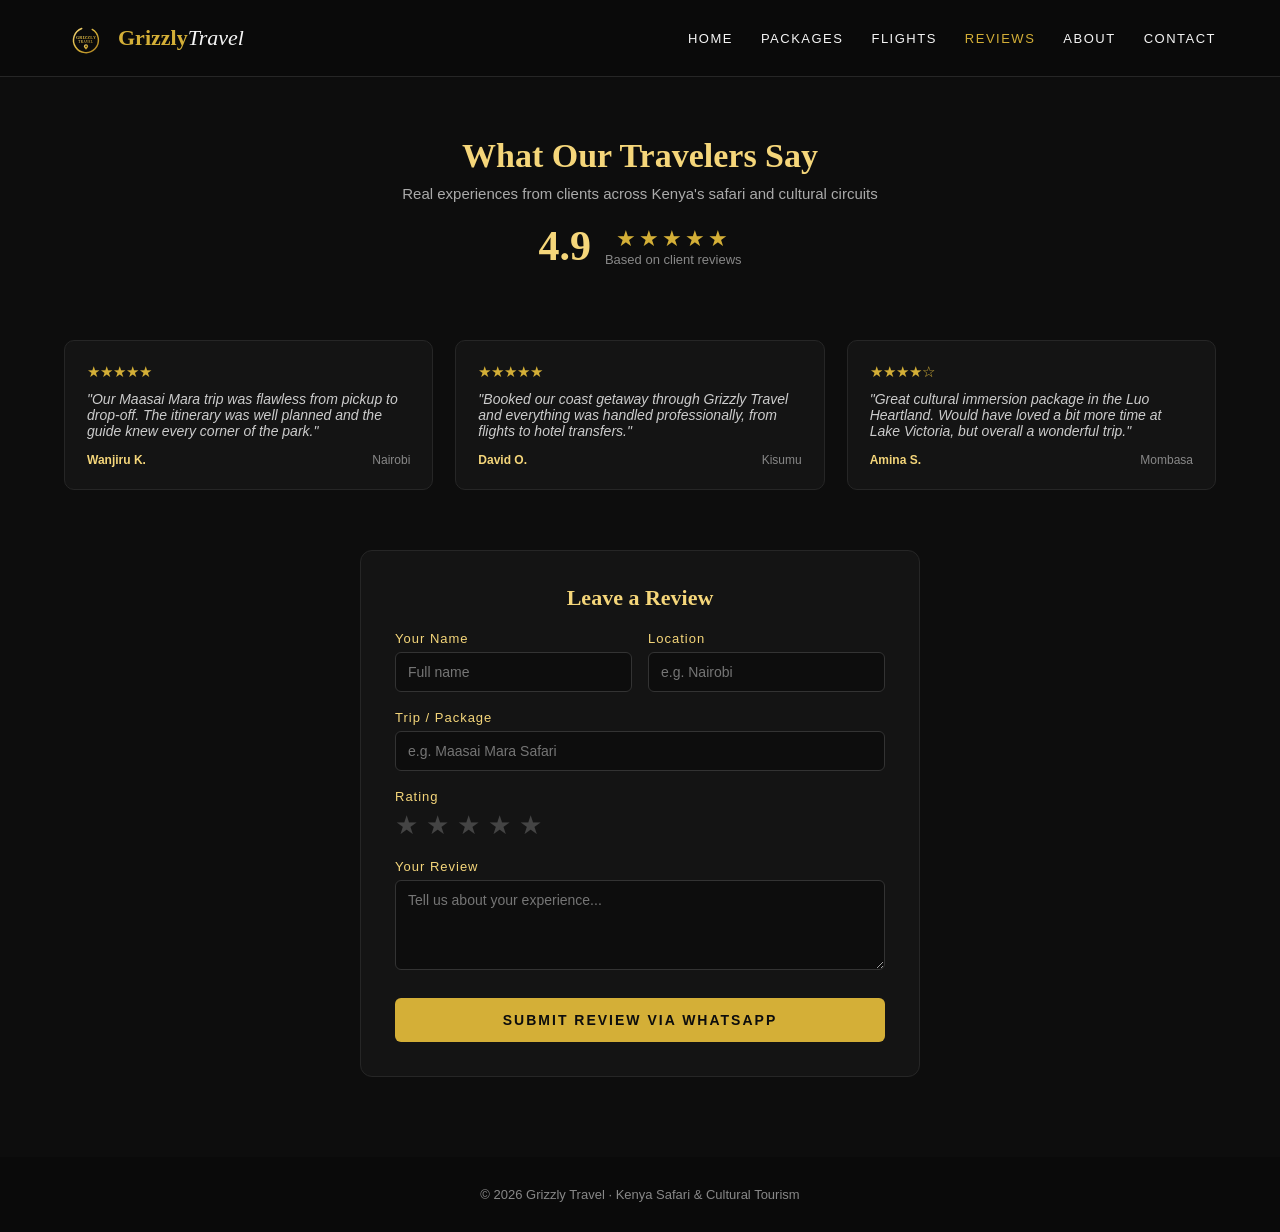
<file: reviews.html>
<!DOCTYPE html>
<html lang="en">
<head>
<meta charset="UTF-8">
<meta name="viewport" content="width=device-width, initial-scale=1.0">
<title>Reviews — Grizzly Travel</title>
<style>
  *{box-sizing:border-box; margin:0; padding:0;}
  body{ background:#0d0d0d; color:#eee; font-family: Arial, sans-serif; }

  /* ---- nav (matches nav-snippet.html) ---- */
  .gt-nav{
    display:flex; align-items:center; justify-content:space-between;
    padding: 16px 5%; background:#0a0a0a; border-bottom: 1px solid #262626;
  }
  .gt-brand{ display:flex; align-items:center; gap:10px; text-decoration:none; }
  .gt-brand img{ width:44px; height:44px; }
  .gt-brand-text{ font-size:22px; }
  .gt-brand-text .g{ color:#d4af37; font-weight:700; font-family: Georgia, serif; }
  .gt-brand-text .t{ color:#f5f5f5; font-style:italic; font-family: Georgia, serif; }
  .gt-links{ display:flex; gap:28px; }
  .gt-links a{
    color:#f5f5f5; text-decoration:none; font-size:13px;
    letter-spacing:1.5px; text-transform:uppercase;
  }
  .gt-links a.active, .gt-links a:hover{ color:#d4af37; }

  /* ---- hero ---- */
  .rv-hero{ padding: 60px 5% 20px; text-align:center; }
  .rv-hero h1{ font-family: Georgia, serif; color:#f5d67a; font-size:34px; margin-bottom:10px; }
  .rv-hero p{ color:#aaa; font-size:15px; }

  .rv-summary{
    display:flex; justify-content:center; align-items:center; gap:14px;
    margin: 20px auto 10px;
  }
  .rv-summary .score{ font-size:42px; color:#f5d67a; font-family: Georgia, serif; font-weight:700; }
  .rv-summary .stars{ color:#d4af37; font-size:22px; letter-spacing:3px; }
  .rv-summary .count{ color:#888; font-size:13px; }

  /* ---- review cards ---- */
  .rv-grid{
    display:grid; grid-template-columns: repeat(auto-fit, minmax(260px,1fr));
    gap:22px; padding: 40px 5%;
  }
  .rv-card{
    background:#141414; border:1px solid #262626; border-radius:10px; padding:22px;
  }
  .rv-card .stars{ color:#d4af37; font-size:15px; margin-bottom:10px; }
  .rv-card p.text{ color:#ccc; font-size:14px; margin-bottom:14px; font-style:italic; }
  .rv-card .who{ display:flex; justify-content:space-between; color:#888; font-size:12px; }
  .rv-card .who .name{ color:#f5d67a; font-weight:bold; }

  /* ---- leave a review form ---- */
  .rv-form{
    max-width: 560px; margin: 20px auto 80px;
    background:#141414; border:1px solid #262626; border-radius:12px; padding:34px;
  }
  .rv-form h2{ font-family: Georgia, serif; color:#f5d67a; font-size:22px; margin-bottom:20px; text-align:center; }
  .row{ display:flex; gap:16px; flex-wrap:wrap; margin-bottom:18px; }
  .field{ flex:1; min-width:200px; }
  label{ display:block; font-size:13px; color:#f5d67a; margin-bottom:6px; letter-spacing:1px; }
  input, select, textarea{
    width:100%; padding:11px 12px; background:#0d0d0d; border:1px solid #333;
    border-radius:6px; color:#eee; font-size:14px; font-family:inherit;
  }
  textarea{ resize:vertical; min-height:90px; }
  input:focus, select:focus, textarea:focus{ outline:none; border-color:#d4af37; }
  .star-select{ display:flex; gap:8px; font-size:26px; cursor:pointer; }
  .star-select span{ color:#444; transition:color .15s; }
  .star-select span.active{ color:#d4af37; }
  .submit-btn{
    width:100%; padding:14px; background:#d4af37; color:#0d0d0d; border:none;
    border-radius:6px; font-weight:700; letter-spacing:2px; font-size:14px;
    cursor:pointer; margin-top:6px; text-transform:uppercase;
  }
  .submit-btn:hover{ background:#f5d67a; }

  footer{ text-align:center; padding:30px 5%; background:#0a0a0a; color:#888; font-size:13px; }
</style>
</head>
<body>

<nav class="gt-nav">
  <a href="index.html" class="gt-brand">
    <img src="logo.svg" alt="Grizzly Travel logo">
    <span class="gt-brand-text"><span class="g">Grizzly</span><span class="t">Travel</span></span>
  </a>
  <div class="gt-links">
    <a href="index.html">Home</a>
    <a href="packages.html">Packages</a>
    <a href="flights.html">Flights</a>
    <a href="reviews.html" class="active">Reviews</a>
    <a href="about.html">About</a>
    <a href="contact.html">Contact</a>
  </div>
</nav>

<div class="rv-hero">
  <h1>What Our Travelers Say</h1>
  <p>Real experiences from clients across Kenya's safari and cultural circuits</p>
  <div class="rv-summary">
    <div class="score">4.9</div>
    <div>
      <div class="stars">★★★★★</div>
      <div class="count">Based on client reviews</div>
    </div>
  </div>
</div>

<!-- ============================================================
  SAMPLE REVIEWS — replace with your real client testimonials.
  Duplicate a .rv-card block for each new review.
============================================================ -->
<div class="rv-grid">

  <div class="rv-card">
    <div class="stars">★★★★★</div>
    <p class="text">"Our Maasai Mara trip was flawless from pickup to drop-off. The itinerary was well planned and the guide knew every corner of the park."</p>
    <div class="who"><span class="name">Wanjiru K.</span><span>Nairobi</span></div>
  </div>

  <div class="rv-card">
    <div class="stars">★★★★★</div>
    <p class="text">"Booked our coast getaway through Grizzly Travel and everything was handled professionally, from flights to hotel transfers."</p>
    <div class="who"><span class="name">David O.</span><span>Kisumu</span></div>
  </div>

  <div class="rv-card">
    <div class="stars">★★★★☆</div>
    <p class="text">"Great cultural immersion package in the Luo Heartland. Would have loved a bit more time at Lake Victoria, but overall a wonderful trip."</p>
    <div class="who"><span class="name">Amina S.</span><span>Mombasa</span></div>
  </div>

</div>

<!-- ============================================================
  LEAVE A REVIEW FORM — sends the review to your WhatsApp so you
  can read it and manually add it to the cards above.
============================================================ -->
<form class="rv-form" id="reviewForm">
  <h2>Leave a Review</h2>

  <div class="row">
    <div class="field">
      <label>Your Name</label>
      <input type="text" id="revName" placeholder="Full name" required>
    </div>
    <div class="field">
      <label>Location</label>
      <input type="text" id="revLocation" placeholder="e.g. Nairobi">
    </div>
  </div>

  <div class="row">
    <div class="field">
      <label>Trip / Package</label>
      <input type="text" id="revTrip" placeholder="e.g. Maasai Mara Safari">
    </div>
  </div>

  <div class="row">
    <div class="field">
      <label>Rating</label>
      <div class="star-select" id="starSelect">
        <span data-val="1">★</span>
        <span data-val="2">★</span>
        <span data-val="3">★</span>
        <span data-val="4">★</span>
        <span data-val="5">★</span>
      </div>
    </div>
  </div>

  <div class="row">
    <div class="field">
      <label>Your Review</label>
      <textarea id="revText" placeholder="Tell us about your experience..." required></textarea>
    </div>
  </div>

  <button type="submit" class="submit-btn">Submit Review via WhatsApp</button>
</form>

<footer>&copy; 2026 Grizzly Travel &middot; Kenya Safari &amp; Cultural Tourism</footer>

<script>
  let rating = 0;
  const stars = document.querySelectorAll('#starSelect span');
  stars.forEach(star => {
    star.addEventListener('click', () => {
      rating = parseInt(star.getAttribute('data-val'));
      stars.forEach(s => {
        s.classList.toggle('active', parseInt(s.getAttribute('data-val')) <= rating);
      });
    });
  });

  document.getElementById('reviewForm').addEventListener('submit', function(e){
    e.preventDefault();
    const name = document.getElementById('revName').value;
    const location = document.getElementById('revLocation').value;
    const trip = document.getElementById('revTrip').value;
    const text = document.getElementById('revText').value;

    let msg = `New review for Grizzly Travel:\n\n`;
    msg += `Name: ${name}\n`;
    if(location){ msg += `Location: ${location}\n`; }
    if(trip){ msg += `Trip: ${trip}\n`; }
    msg += `Rating: ${rating || "Not selected"} / 5\n`;
    msg += `Review: ${text}`;

    const phone = "254XXXXXXXXX"; // <-- replace with your real WhatsApp number
    const url = `https://wa.me/${phone}?text=${encodeURIComponent(msg)}`;
    window.open(url, '_blank');
  });
</script>

</body>
</html>
</file>
